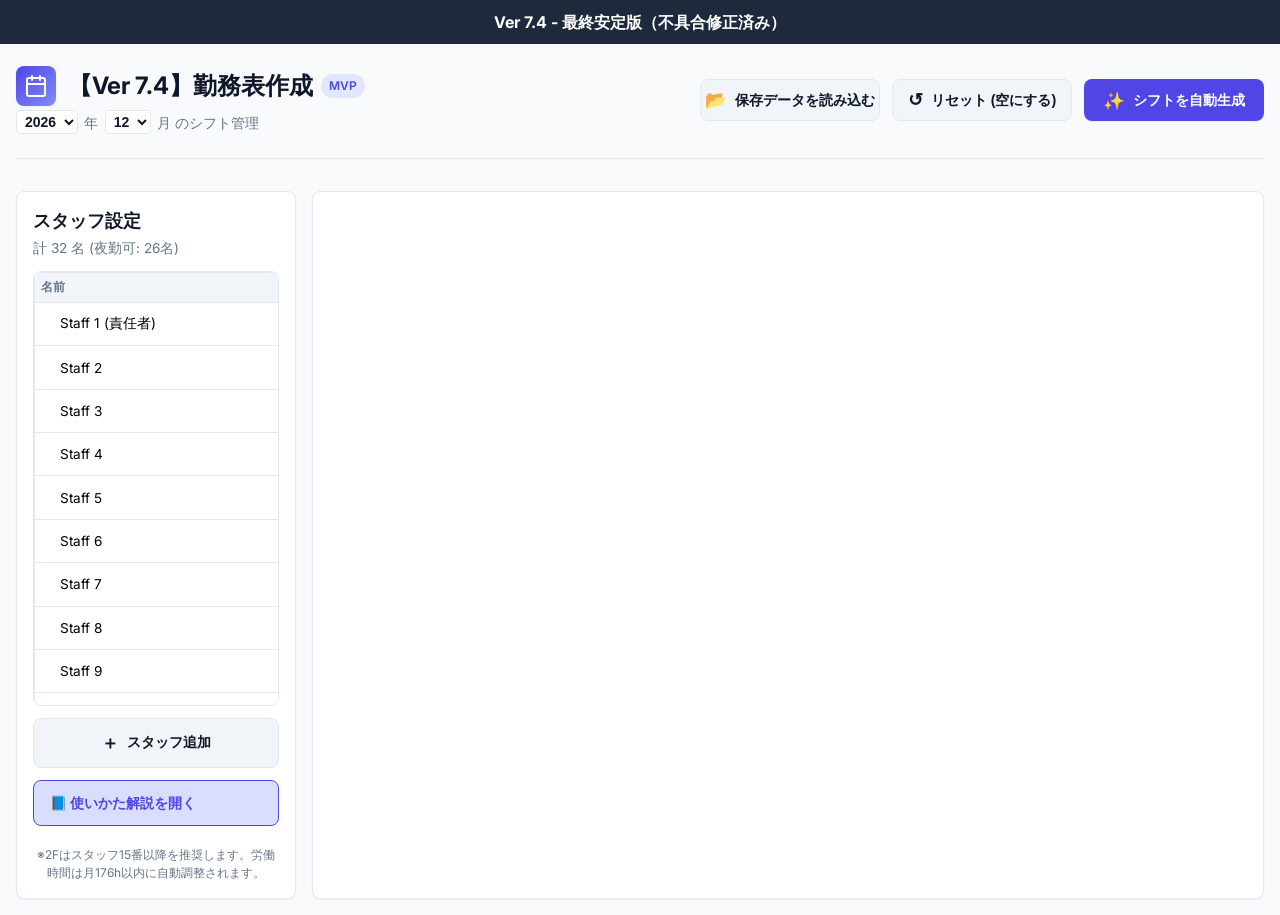
<file: index_v6.html>
<!DOCTYPE html>
<html lang="ja">

<head>
    <meta charset="UTF-8">
    <meta name="viewport" content="width=device-width, initial-scale=1.0">
    <title>【Ver 7.4】勤務表作成 MVP</title>
    <link rel="stylesheet" href="style_v6.css?v=7.4">
    <link rel="preconnect" href="https://fonts.googleapis.com">
    <link rel="preconnect" href="https://fonts.gstatic.com" crossorigin>
    <link href="https://fonts.googleapis.com/css2?family=Inter:wght@400;500;600;700&display=swap" rel="stylesheet">
</head>

<body>
    <div style="background: #1e293b; color: white; text-align: center; padding: 10px; font-weight: bold; position: fixed; top: 0; left: 0; width: 100%; z-index: 10000;"
        id="dev-check">
        Ver 7.4 - 最終安定版（不具合修正済み）
    </div>
    <div class="app-container" style="margin-top: 50px;">
        <header class="app-header">
            <div class="header-content">
                <div class="logo-area">
                    <div class="logo-icon">
                        <svg width="24" height="24" viewBox="0 0 24 24" fill="none" stroke="currentColor"
                            stroke-width="2" stroke-linecap="round" stroke-linejoin="round">
                            <rect x="3" y="4" width="18" height="18" rx="2" ry="2"></rect>
                            <line x1="16" y1="2" x2="16" y2="6"></line>
                            <line x1="8" y1="2" x2="8" y2="6"></line>
                            <line x1="3" y1="10" x2="21" y2="10"></line>
                        </svg>
                    </div>
                    <h1>【Ver 7.4】勤務表作成 <span class="badge">MVP</span></h1>
                </div>
                <p class="subtitle">
                    <select id="year-select" class="calendar-select"></select> 年
                    <select id="month-select" class="calendar-select"></select> 月
                    のシフト管理
                </p>
            </div>

            <div class="action-area">
                <button id="load-btn" class="btn-secondary" onclick="forceLoadV7()">
                    <span class="btn-icon">📂</span> 保存データを読み込む
                </button>
                <button id="reset-btn" class="btn-secondary" onclick="forceResetV7()">
                    <span class="btn-icon">↺</span> リセット (空にする)
                </button>
                <button id="generate-btn" class="btn-primary">
                    <span class="btn-icon">✨</span> シフトを自動生成
                </button>
                <button id="save-btn" class="btn-secondary hidden">
                    <span class="btn-icon">💾</span> 保存 (確定)
                </button>
                <button id="export-btn" class="btn-secondary hidden">
                    <span class="btn-icon">📥</span> Excel出力
                </button>
            </div>
        </header>

        <main class="app-layout">
            <aside class="staff-sidebar">
                <div class="sidebar-header">
                    <h2>スタッフ設定</h2>
                    <div class="staff-summary">
                        計 <span id="staff-total-count">0</span> 名 (夜勤可: <span id="staff-night-count">0</span>名)
                    </div>
                </div>

                <div class="staff-list-container">
                    <table class="staff-table">
                        <thead>
                            <tr>
                                <th>名前</th>
                                <th>階</th>
                                <th>夜勤</th>
                                <th>限定シフト</th>
                                <th>平日のみ</th>
                                <th>操作</th>
                            </tr>
                        </thead>
                        <tbody id="staff-tbody">
                            <!-- JS will inject rows here -->
                        </tbody>
                    </table>
                </div>

                <button id="add-staff-btn" class="btn-secondary">
                    <span class="btn-icon">＋</span> スタッフ追加
                </button>

                <details class="usage-guide">
                    <summary>📘 使いかた解説を開く</summary>
                    <div class="usage-content">
                        <div class="usage-step"><span class="step-badge">1</span>
                            まずは<strong>「リセット」</strong>で作成月（空の表）を準備します。</div>
                        <div class="usage-step"><span class="step-badge">2</span>
                            休みや勤務の希望を手動で選びます（<strong>赤い三角</strong>がつきます）。</div>
                        <div class="usage-step"><span class="step-badge">3</span>
                            <strong>「シフトを自動生成」</strong>でAIが残りの枠を埋めます。
                        </div>
                        <div class="usage-step"><span class="step-badge">4</span>
                            表のセルを<strong>ダブルクリック</strong>で固定/解除ができます。</div>
                        <div class="usage-step"><span class="step-badge">5</span>
                            完成したら<strong>「保存」</strong>をしてください。次回「読み込む」で再開できます。</div>
                    </div>
                </details>

                <p class="sidebar-note">※2Fはスタッフ15番以降を推奨します。労働時間は月176h以内に自動調整されます。</p>
            </aside>

            <section class="schedule-panel">
                <div id="loading" class="loading-state hidden">
                    <div class="spinner"></div>
                    <p>最適なシフトを計算中...</p>
                    <p class="loading-subtext">36協定（176時間以内）と夜勤明けのルールを順守して探索しています</p>
                </div>

                <div id="error-message" class="error-message hidden"></div>

                <div id="schedule-container" class="schedule-container hidden">
                    <div
                        style="font-size: 0.85rem; color: #64748b; margin-bottom: 0.5rem; display: flex; align-items: center; justify-content: space-between;">
                        <span>※ 空欄以外のセルを <strong>ダブルクリック（または右クリック）</strong> すると、シフトの <strong>固定化 / 解除</strong>
                            が切り替わります（固定時は赤い三角マークが付きます）。</span>
                    </div>
                    <table id="schedule-table">
                        <!-- JS content -->
                    </table>
                </div>
            </section>
        </main>
    </div>

    <script src="app_v6.js?v=6.1"></script>
</body>

</html>
</file>
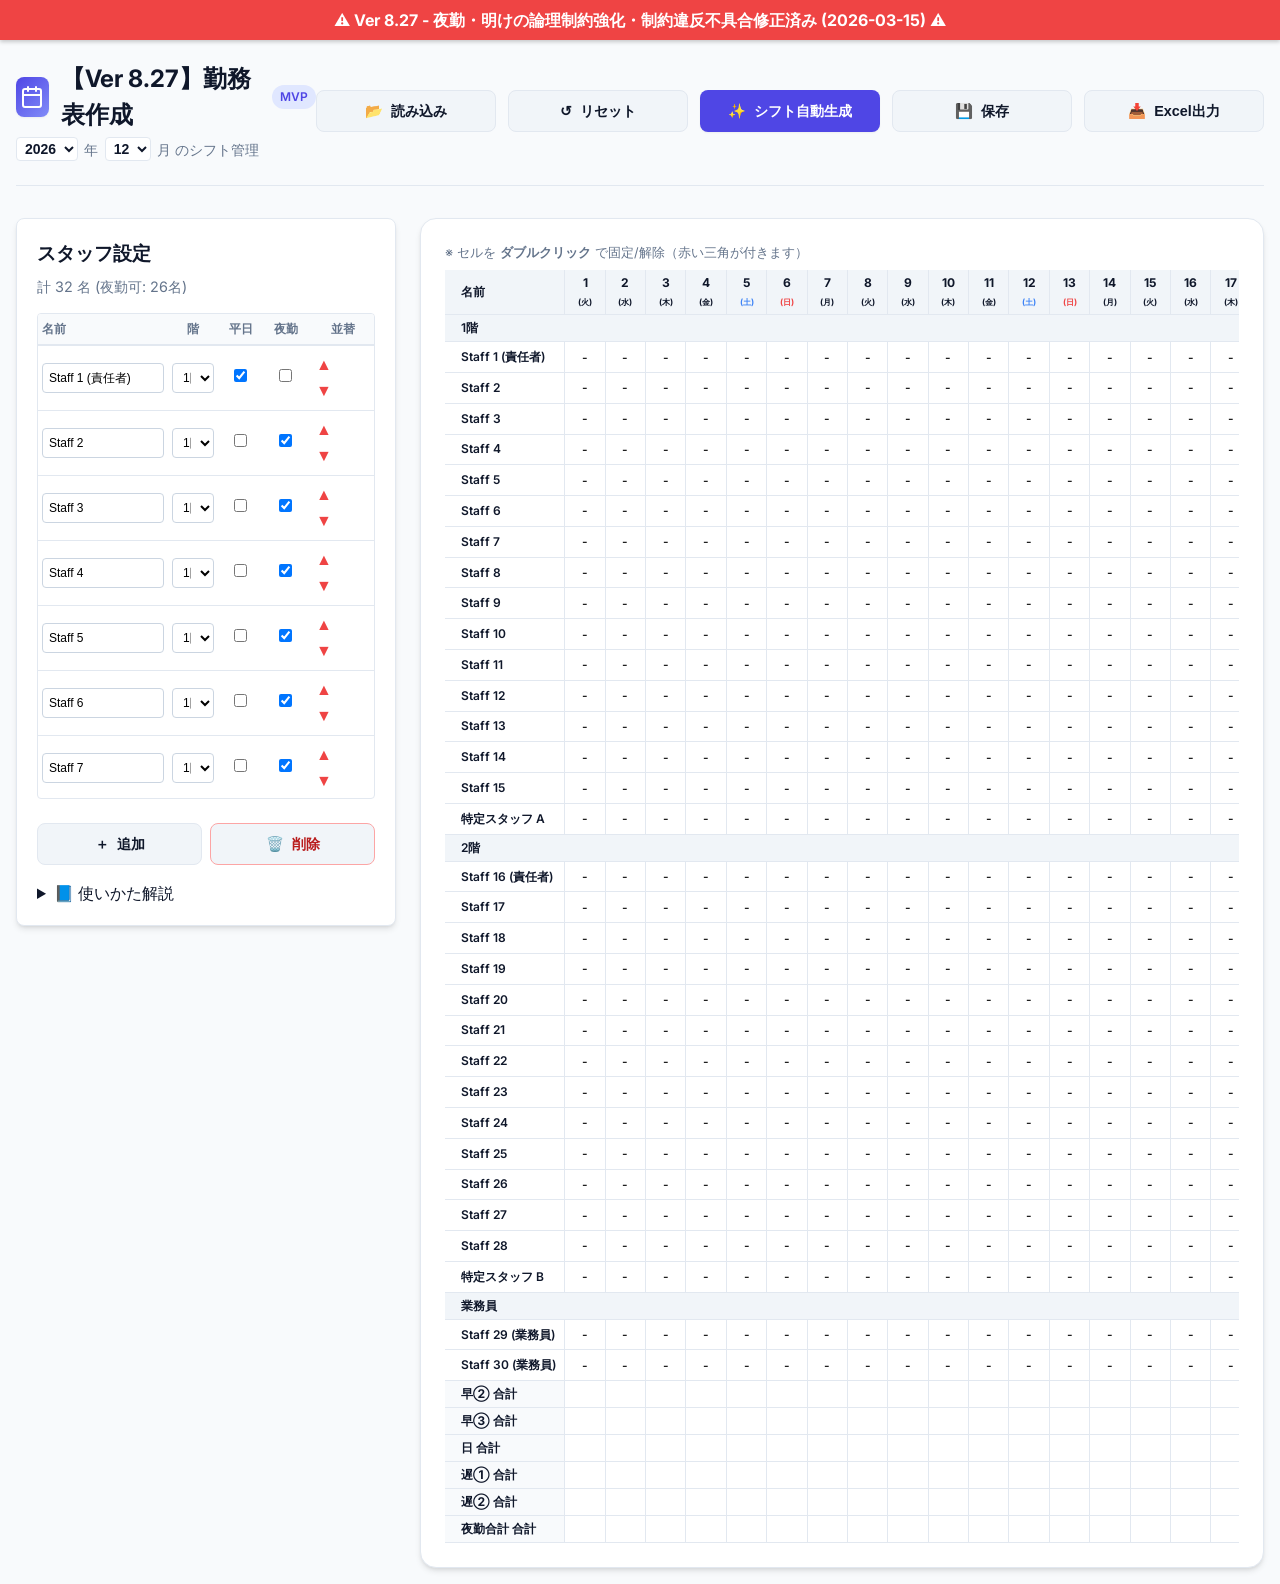
<file: static/index_v6.html>
<!DOCTYPE html>
<html lang="ja">

<head>
    <meta charset="UTF-8">
    <meta name="viewport" content="width=device-width, initial-scale=1.0">
    <title>【Ver 8.27】勤務表作成 MVP</title>
    <!-- CAREFUL: even though the file is index_v6.html, we load style_v8.css and app_v8.js -->
    <link rel="stylesheet" href="style_v8.css?v=8.27">
    <link rel="preconnect" href="https://fonts.googleapis.com">
    <link rel="preconnect" href="https://fonts.gstatic.com" crossorigin>
    <link href="https://fonts.googleapis.com/css2?family=Inter:wght@400;500;600;700&display=swap" rel="stylesheet">
</head>

<body>
    <!-- Persistent Version Banner to confirm update -->
    <div style="background: #ef4444; color: white; text-align: center; padding: 8px; font-weight: bold; position: fixed; top: 0; left: 0; width: 100%; z-index: 10000; box-shadow: 0 2px 4px rgba(0,0,0,0.2);"
        id="dev-check">
        ⚠️ Ver 8.27 - 夜勤・明けの論理制約強化・制約違反不具合修正済み (2026-03-15) ⚠️
    </div>

    <div class="app-container" style="margin-top: 45px;">
        <header class="app-header">
            <div class="header-content">
                <div class="logo-area">
                    <div class="logo-icon">
                        <svg width="24" height="24" viewBox="0 0 24 24" fill="none" stroke="currentColor"
                            stroke-width="2" stroke-linecap="round" stroke-linejoin="round">
                            <rect x="3" y="4" width="18" height="18" rx="2" ry="2"></rect>
                            <line x1="16" y1="2" x2="16" y2="6"></line>
                            <line x1="8" y1="2" x2="8" y2="6"></line>
                            <line x1="3" y1="10" x2="21" y2="10"></line>
                        </svg>
                    </div>
                    <h1>【Ver 8.27】勤務表作成 <span class="badge">MVP</span></h1>
                </div>
                <p class="subtitle">
                    <select id="year-select" class="calendar-select"></select> 年
                    <select id="month-select" class="calendar-select"></select> 月
                    のシフト管理
                </p>
            </div>

            <div class="action-area">
                <button id="load-btn" class="btn-secondary" onclick="forceLoadV7()">
                    <span class="btn-icon">📂</span> 読み込み
                </button>
                <button id="reset-btn" class="btn-secondary">
                    <span class="btn-icon">↺</span> リセット
                </button>
                <button id="generate-btn" class="btn-primary">
                    <span class="btn-icon">✨</span> シフト自動生成
                </button>
                <button id="save-btn" class="btn-secondary hidden">
                    <span class="btn-icon">💾</span> 保存
                </button>
                <button id="export-btn" class="btn-secondary hidden">
                    <span class="btn-icon">📥</span> Excel出力
                </button>
            </div>
        </header>

        <main class="app-layout">
            <aside class="staff-sidebar">
                <div class="sidebar-header">
                    <h2>スタッフ設定</h2>
                    <div class="staff-summary">
                        計 <span id="staff-total-count">0</span> 名 (夜勤可: <span id="staff-night-count">0</span>名)
                    </div>
                </div>

                <div class="staff-list-container">
                    <table class="staff-table">
                        <thead>
                            <tr>
                                <th>名前</th>
                                <th>階</th>
                                <th>平日</th>
                                <th>夜勤</th>
                                <th>並替</th>
                            </tr>
                        </thead>
                        <tbody id="staff-tbody">
                            <!-- JS content -->
                        </tbody>
                    </table>
                </div>

                <div class="staff-actions-row" style="display: flex; gap: 0.5rem; margin-top: 0.5rem;">
                    <button id="add-staff-btn" class="btn-secondary" style="flex: 1;">
                        <span class="btn-icon">＋</span> 追加
                    </button>
                    <button id="delete-staff-btn" class="btn-secondary" style="flex: 1; border-color: #fca5a5; color: #b91c1c;">
                        <span class="btn-icon">🗑️</span> 削除
                    </button>
                </div>

                <details class="usage-guide">
                    <summary>📘 使いかた解説</summary>
                    <div class="usage-content">
                        <div class="usage-step">①リセット ②スタッフ調整 ③自動生成 ④保存</div>
                    </div>
                </details>
            </aside>

            <section class="schedule-panel">
                <div id="loading" class="loading-state hidden">
                    <div class="spinner"></div>
                    <p>最適なシフトを計算中...</p>
                </div>

                <div id="error-message" class="error-message hidden"></div>

                <div id="schedule-container" class="schedule-container hidden">
                    <div style="font-size: 0.8rem; color: #64748b; margin-bottom: 0.5rem;">
                        ※ セルを <strong>ダブルクリック</strong> で固定/解除（赤い三角が付きます）
                    </div>
                    <table id="schedule-table">
                        <!-- JS content -->
                    </table>
                </div>
            </section>
        </main>
    </div>

    <!-- ALWAYS POINT TO v8 JS AND CSS FILES! -->
    <script src="app_v8.js?v=8.27"></script>
</body>

</html>
</file>
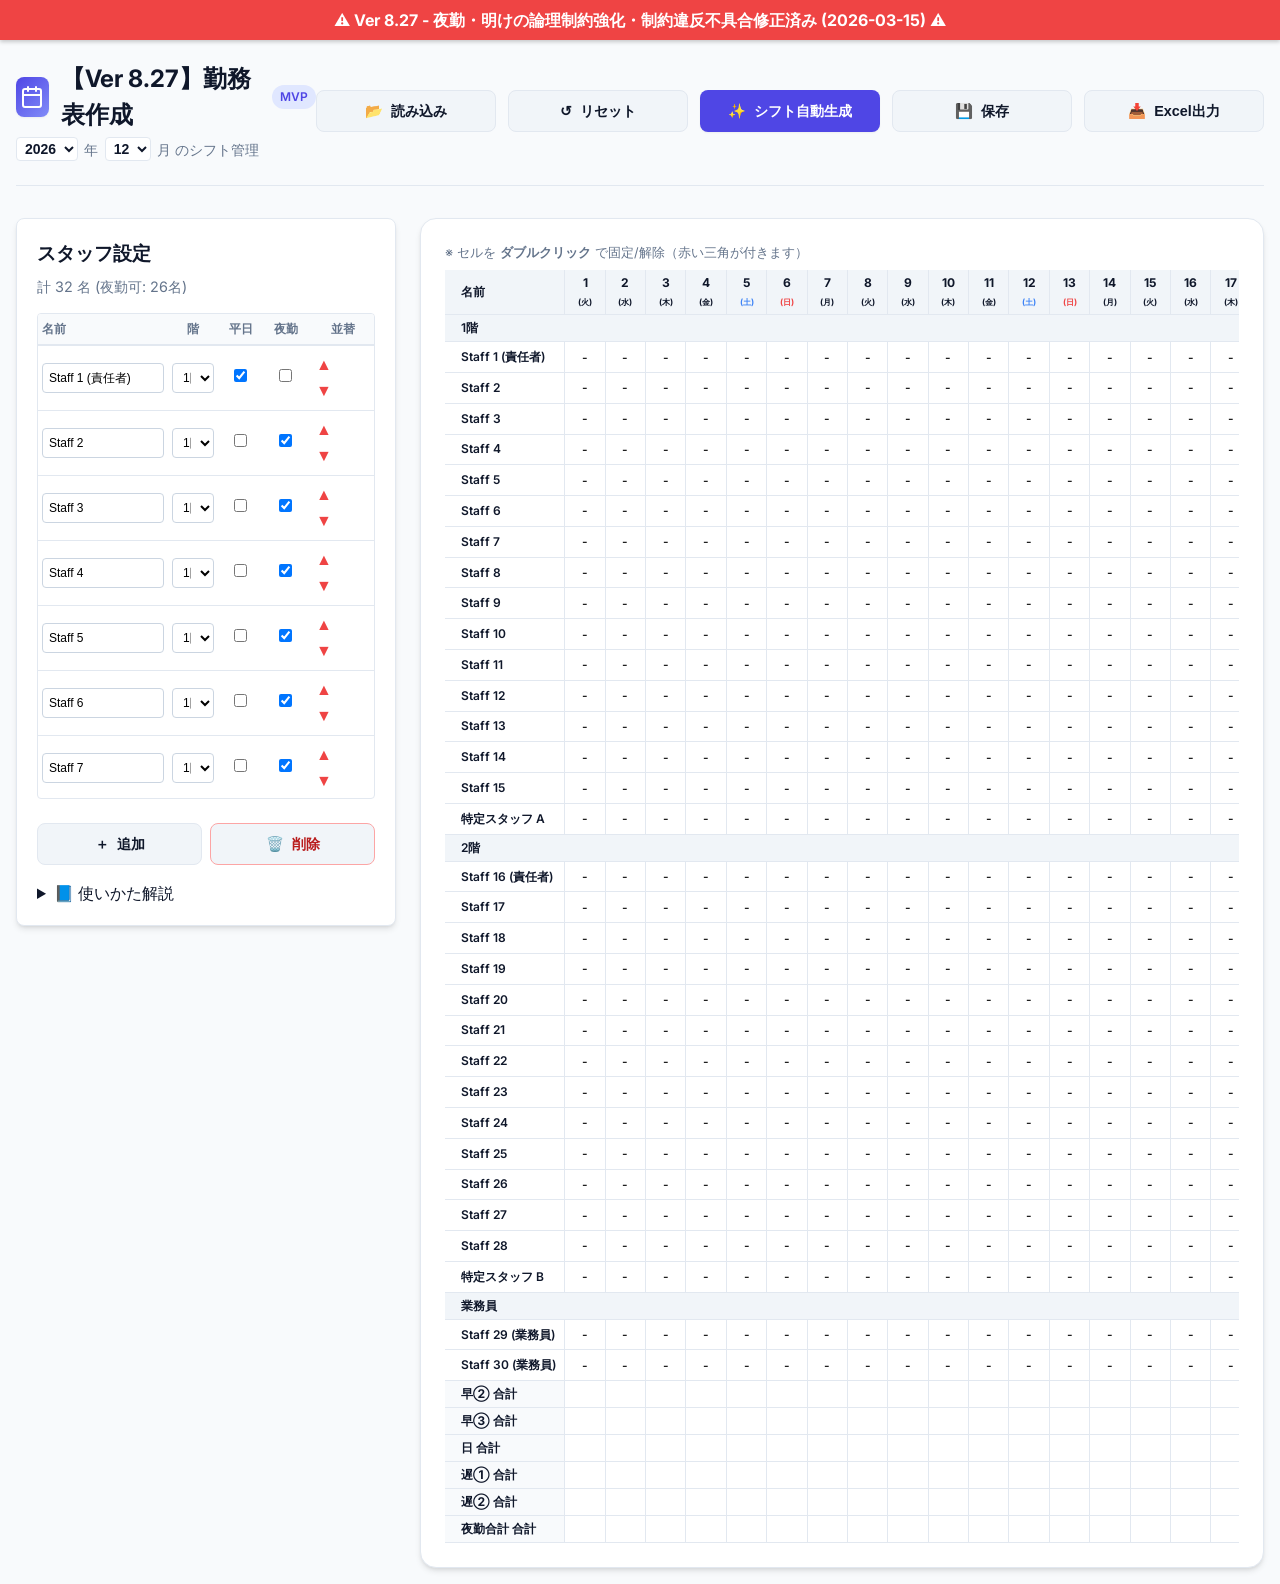
<file: static/index_v8.html>
<!DOCTYPE html>
<html lang="ja">

<head>
    <meta charset="UTF-8">
    <meta name="viewport" content="width=device-width, initial-scale=1.0">
    <title>【Ver 8.27】勤務表作成 MVP</title>
    <!-- CAREFUL: even though the file is index_v6.html, we load style_v8.css and app_v8.js -->
    <link rel="stylesheet" href="style_v8.css?v=8.27">
    <link rel="preconnect" href="https://fonts.googleapis.com">
    <link rel="preconnect" href="https://fonts.gstatic.com" crossorigin>
    <link href="https://fonts.googleapis.com/css2?family=Inter:wght@400;500;600;700&display=swap" rel="stylesheet">
</head>

<body>
    <!-- Persistent Version Banner to confirm update -->
    <div style="background: #ef4444; color: white; text-align: center; padding: 8px; font-weight: bold; position: fixed; top: 0; left: 0; width: 100%; z-index: 10000; box-shadow: 0 2px 4px rgba(0,0,0,0.2);"
        id="dev-check">
        ⚠️ Ver 8.27 - 夜勤・明けの論理制約強化・制約違反不具合修正済み (2026-03-15) ⚠️
    </div>

    <div class="app-container" style="margin-top: 45px;">
        <header class="app-header">
            <div class="header-content">
                <div class="logo-area">
                    <div class="logo-icon">
                        <svg width="24" height="24" viewBox="0 0 24 24" fill="none" stroke="currentColor"
                            stroke-width="2" stroke-linecap="round" stroke-linejoin="round">
                            <rect x="3" y="4" width="18" height="18" rx="2" ry="2"></rect>
                            <line x1="16" y1="2" x2="16" y2="6"></line>
                            <line x1="8" y1="2" x2="8" y2="6"></line>
                            <line x1="3" y1="10" x2="21" y2="10"></line>
                        </svg>
                    </div>
                    <h1>【Ver 8.27】勤務表作成 <span class="badge">MVP</span></h1>
                </div>
                <p class="subtitle">
                    <select id="year-select" class="calendar-select"></select> 年
                    <select id="month-select" class="calendar-select"></select> 月
                    のシフト管理
                </p>
            </div>

            <div class="action-area">
                <button id="load-btn" class="btn-secondary" onclick="forceLoadV7()">
                    <span class="btn-icon">📂</span> 読み込み
                </button>
                <button id="reset-btn" class="btn-secondary">
                    <span class="btn-icon">↺</span> リセット
                </button>
                <button id="generate-btn" class="btn-primary">
                    <span class="btn-icon">✨</span> シフト自動生成
                </button>
                <button id="save-btn" class="btn-secondary hidden">
                    <span class="btn-icon">💾</span> 保存
                </button>
                <button id="export-btn" class="btn-secondary hidden">
                    <span class="btn-icon">📥</span> Excel出力
                </button>
            </div>
        </header>

        <main class="app-layout">
            <aside class="staff-sidebar">
                <div class="sidebar-header">
                    <h2>スタッフ設定</h2>
                    <div class="staff-summary">
                        計 <span id="staff-total-count">0</span> 名 (夜勤可: <span id="staff-night-count">0</span>名)
                    </div>
                </div>

                <div class="staff-list-container">
                    <table class="staff-table">
                        <thead>
                            <tr>
                                <th>名前</th>
                                <th>階</th>
                                <th>平日</th>
                                <th>夜勤</th>
                                <th>並替</th>
                            </tr>
                        </thead>
                        <tbody id="staff-tbody">
                            <!-- JS content -->
                        </tbody>
                    </table>
                </div>

                <div class="staff-actions-row" style="display: flex; gap: 0.5rem; margin-top: 0.5rem;">
                    <button id="add-staff-btn" class="btn-secondary" style="flex: 1;">
                        <span class="btn-icon">＋</span> 追加
                    </button>
                    <button id="delete-staff-btn" class="btn-secondary" style="flex: 1; border-color: #fca5a5; color: #b91c1c;">
                        <span class="btn-icon">🗑️</span> 削除
                    </button>
                </div>

                <details class="usage-guide">
                    <summary>📘 使いかた解説</summary>
                    <div class="usage-content">
                        <div class="usage-step">①リセット ②スタッフ調整 ③自動生成 ④保存</div>
                    </div>
                </details>
            </aside>

            <section class="schedule-panel">
                <div id="loading" class="loading-state hidden">
                    <div class="spinner"></div>
                    <p>最適なシフトを計算中...</p>
                </div>

                <div id="error-message" class="error-message hidden"></div>

                <div id="schedule-container" class="schedule-container hidden">
                    <div style="font-size: 0.8rem; color: #64748b; margin-bottom: 0.5rem;">
                        ※ セルを <strong>ダブルクリック</strong> で固定/解除（赤い三角が付きます）
                    </div>
                    <table id="schedule-table">
                        <!-- JS content -->
                    </table>
                </div>
            </section>
        </main>
    </div>

    <!-- ALWAYS POINT TO v8 JS AND CSS FILES! -->
    <script src="app_v8.js?v=8.27"></script>
</body>

</html>
</file>
<file: style_v6.css>
:root {
    /* Color Palette - Premium Modern */
    --primary: #4f46e5;
    --primary-hover: #4338ca;
    --primary-light: #e0e7ff;

    --bg-color: #f8fafc;
    --surface: #ffffff;
    --surface-hover: #f1f5f9;

    --text-main: #0f172a;
    --text-muted: #64748b;

    --border: #e2e8f0;

    /* Shift Colors - Updated for V8 */
    --shift-off: #fff1f2;
    /* 休 - Light Rose/Pink */
    --shift-morning2: #f1f5f9;
    /* 早② - Gray 1 */
    --shift-morning3: #e2e8f0;
    /* 早③ - Gray 2 */
    --shift-day: #cbd5e1;
    /* 日 - Gray 3 */
    --shift-late1: #cbd5e1;
    /* 遅① - Gray 3.5 */
    --shift-late2: #94a3b8;
    /* 遅② - Gray 4 */
    --shift-night1: #a855f7;
    /* 夜① - Purple 1 */
    --shift-night2: #7e22ce;
    /* 夜② - Purple 2 */
    --shift-night-light: #f3e8ff;
    /* 明け - Light Purple */

    /* Manual Only Shifts */
    --shift-sick: #f43f5e;
    /* 病休 - Bright Pinkish Red */
    --shift-absent: #475569;
    /* 欠勤 - Slate Gray (darker) */

    --shift-text-off: #9f1239;
    --shift-text-morning2: #1e293b;
    --shift-text-morning3: #1e293b;
    --shift-text-day: #0f172a;
    --shift-text-late1: #1e293b;
    --shift-text-late2: #ffffff;
    --shift-text-night1: #ffffff;
    --shift-text-night2: #ffffff;
    --shift-text-ake: #6b21a8;
    --shift-text-sick: #ffffff;
    --shift-text-absent: #ffffff;

    --radius-lg: 16px;
    --radius-md: 8px;
    --radius-sm: 4px;

    --shadow-sm: 0 1px 2px 0 rgb(0 0 0 / 0.05);
    --shadow-md: 0 4px 6px -1px rgb(0 0 0 / 0.1), 0 2px 4px -2px rgb(0 0 0 / 0.1);
    --shadow-lg: 0 10px 15px -3px rgb(0 0 0 / 0.1), 0 4px 6px -4px rgb(0 0 0 / 0.1);
}

* {
    box-sizing: border-box;
    margin: 0;
    padding: 0;
}

body {
    font-family: 'Inter', -apple-system, BlinkMacSystemFont, "Segoe UI", Roboto, Helvetica, Arial, sans-serif;
    background-color: var(--bg-color);
    color: var(--text-main);
    line-height: 1.5;
    -webkit-font-smoothing: antialiased;
}

.app-container {
    max-width: 100%;
    margin: 0;
    padding: 1rem;
}

/* --- Header Styles --- */
.app-header {
    display: flex;
    justify-content: space-between;
    align-items: center;
    margin-bottom: 2rem;
    padding-bottom: 1.5rem;
    border-bottom: 1px solid var(--border);
}

.logo-area {
    display: flex;
    align-items: center;
    gap: 0.75rem;
}

.logo-icon {
    width: 40px;
    height: 40px;
    background: linear-gradient(135deg, var(--primary), #818cf8);
    color: white;
    border-radius: var(--radius-md);
    display: flex;
    align-items: center;
    justify-content: center;
    box-shadow: var(--shadow-sm);
}

h1 {
    font-size: 1.5rem;
    font-weight: 700;
    color: var(--text-main);
    display: flex;
    align-items: center;
    gap: 0.5rem;
}

.badge {
    font-size: 0.75rem;
    background-color: var(--primary-light);
    color: var(--primary);
    padding: 0.2rem 0.5rem;
    border-radius: 99px;
    font-weight: 600;
    vertical-align: middle;
}

.subtitle {
    color: var(--text-muted);
    font-size: 0.875rem;
    margin-top: 0.25rem;
    display: flex;
    align-items: center;
    gap: 0.4rem;
}

.calendar-select {
    padding: 2px 4px;
    border: 1px solid var(--border);
    border-radius: var(--radius-sm);
    background: var(--surface);
    color: var(--text-main);
    font-size: 0.875rem;
    font-weight: 600;
}

/* --- Button Styles --- */
.action-area {
    display: flex;
    gap: 0.75rem;
    align-items: center;
}

.btn-primary {
    background-color: var(--primary);
    color: white;
    border: none;
    height: 42px;
    width: 180px;
    border-radius: var(--radius-md);
    font-size: 0.9rem;
    font-weight: 600;
    cursor: pointer;
    transition: all 0.2s ease;
    display: inline-flex;
    align-items: center;
    justify-content: center;
    gap: 0.5rem;
    box-shadow: var(--shadow-sm);
    font-family: inherit;
    white-space: nowrap;
    overflow: hidden;
    flex-shrink: 0;
}

.btn-primary:hover:not(:disabled) {
    background-color: var(--primary-hover);
    transform: translateY(-1px);
    box-shadow: var(--shadow-md);
}

.btn-primary:active:not(:disabled) {
    transform: translateY(0);
}

.btn-primary:disabled {
    opacity: 0.7;
    cursor: not-allowed;
}

.btn-icon {
    font-size: 1.1rem;
}

/* Editable Shift Selector */
.shift-select {
    appearance: none;
    background: transparent;
    border: 1px solid transparent;
    border-radius: var(--radius-sm);
    font-family: inherit;
    font-weight: 500;
    font-size: 0.75rem;
    padding: 0.15rem 0.05rem;
    cursor: pointer;
    text-align: center;
    width: 100%;
    min-width: 32px;
}

.shift-select:hover {
    border-color: rgba(0, 0, 0, 0.1);
    box-shadow: 0 2px 4px rgba(0, 0, 0, 0.05);
}

.shift-select:focus {
    outline: none;
    border-color: var(--primary);
    box-shadow: 0 0 0 2px var(--primary-light);
}

/* Select coloring mapped to the same variables */
.shift-select.val-休 {
    background-color: var(--shift-off);
    color: var(--shift-text-off);
}

.shift-select.val-早② {
    background-color: var(--shift-morning2);
    color: var(--shift-text-morning2);
}

.shift-select.val-早③ {
    background-color: var(--shift-morning3);
    color: var(--shift-text-morning3);
}

.shift-select.val-日 {
    background-color: var(--shift-day);
    color: var(--shift-text-day);
}

.shift-select.val-遅① {
    background-color: var(--shift-late1);
    color: var(--shift-text-late1);
}

.shift-select.val-遅② {
    background-color: var(--shift-late2);
    color: var(--shift-text-late2);
}

.shift-select.val-夜① {
    background-color: var(--shift-night1);
    color: var(--shift-text-night1);
}

.shift-select.val-夜② {
    background-color: var(--shift-night2);
    color: var(--shift-text-night2);
}

.shift-select.val-明け {
    background-color: var(--shift-night-light);
    color: var(--shift-text-ake);
}

.shift-select.val-病休 {
    background-color: var(--shift-sick);
    color: var(--shift-text-sick);
}

.shift-select.val-欠勤 {
    background-color: var(--shift-absent);
    color: var(--shift-text-absent);
}

/* --- Layout --- */
.app-layout {
    display: grid;
    grid-template-columns: 280px 1fr;
    gap: 1rem;
    align-items: start;
}

/* --- Sidebar (Staff Management) --- */
.staff-sidebar {
    background: var(--surface);
    border-radius: var(--radius-md);
    box-shadow: var(--shadow-sm);
    border: 1px solid var(--border);
    padding: 1rem;
    display: flex;
    flex-direction: column;
    gap: 0.75rem;
    height: calc(100vh - 12rem);
    min-height: 500px;
    position: sticky;
    top: 1rem;
}

.sidebar-header h2 {
    font-size: 1.1rem;
    font-weight: 600;
    margin-bottom: 0.25rem;
}

.staff-summary {
    font-size: 0.85rem;
    color: var(--text-muted);
}

.staff-list-container {
    flex: 1;
    overflow-y: auto;
    border: 1px solid var(--border);
    border-radius: var(--radius-md);
    background: var(--surface);

    /* Scrollbar */
    &::-webkit-scrollbar {
        width: 6px;
    }

    &::-webkit-scrollbar-track {
        background: transparent;
    }

    &::-webkit-scrollbar-thumb {
        background: #cbd5e1;
        border-radius: 4px;
    }
}

.staff-table {
    width: 100%;
    border-collapse: collapse;
}

.staff-table th,
.staff-table td {
    padding: 0.35rem;
    font-size: 0.75rem;
    text-align: left;
    border-bottom: 1px solid var(--border);
}

.staff-table th {
    background: var(--surface-hover);
    position: sticky;
    top: 0;
    z-index: 10;
    color: var(--text-muted);
    font-weight: 600;
}

.staff-input {
    width: 100%;
    padding: 0.35rem 0.5rem;
    border: 1px solid transparent;
    border-radius: var(--radius-sm);
    font-family: inherit;
    font-size: 0.85rem;
    background: transparent;
    transition: all 0.2s;
}

.staff-input:hover {
    border-color: var(--border);
    background: var(--surface-hover);
}

.staff-input:focus {
    outline: none;
    border-color: var(--primary);
    background: var(--surface);
    box-shadow: 0 0 0 2px var(--primary-light);
}

.btn-secondary {
    background-color: var(--surface-hover);
    color: var(--text-main);
    border: 1px solid var(--border);
    height: 42px;
    width: 180px;
    border-radius: var(--radius-md);
    font-size: 0.9rem;
    font-weight: 600;
    cursor: pointer;
    transition: all 0.2s ease;
    display: inline-flex;
    align-items: center;
    justify-content: center;
    gap: 0.5rem;
    white-space: nowrap;
    overflow: hidden;
    flex-shrink: 0;
}

.staff-sidebar .btn-secondary {
    width: 100%;
    height: auto;
    padding: 0.75rem 1rem;
    display: flex;
    flex-shrink: 1;
}

.btn-secondary:hover {
    background-color: #e2e8f0;
}

.btn-text {
    background: none;
    border: none;
    color: #ef4444;
    cursor: pointer;
    font-size: 1rem;
    padding: 0.25rem;
    border-radius: 4px;
    display: flex;
    align-items: center;
    justify-content: center;
}

.btn-text:hover {
    background: #fee2e2;
}

.sidebar-note {
    font-size: 0.75rem;
    color: var(--text-muted);
    text-align: center;
    margin-top: 0.5rem;
}

/* --- Usage Guide --- */
.usage-guide {
    margin-top: auto;
    background: var(--primary-light);
    border-radius: var(--radius-md);
    padding: 0;
    border: 1px solid var(--primary);
    overflow: hidden;
    transition: all 0.3s ease;
}

.usage-guide summary {
    padding: 0.75rem 1rem;
    font-size: 0.85rem;
    font-weight: 700;
    color: var(--primary);
    cursor: pointer;
    list-style: none;
    display: flex;
    align-items: center;
    gap: 0.5rem;
    background: rgba(79, 70, 229, 0.05);
}

.usage-guide summary::-webkit-details-marker {
    display: none;
}

.usage-guide[open] summary {
    border-bottom: 1px solid var(--primary);
}

.usage-content {
    padding: 1rem;
}

.usage-step {
    font-size: 0.8rem;
    margin-bottom: 0.6rem;
    color: var(--text-main);
    line-height: 1.4;
}

.usage-step strong {
    color: var(--primary);
    font-weight: 700;
}

.usage-step:last-child {
    margin-bottom: 0;
}

.step-badge {
    display: inline-block;
    background: var(--primary);
    color: white;
    font-size: 0.7rem;
    padding: 1px 6px;
    border-radius: 4px;
    font-weight: 700;
    margin-right: 4px;
}

/* --- Schedule Panel --- */
.schedule-panel {
    background: var(--surface);
    border-radius: var(--radius-md);
    box-shadow: var(--shadow-sm);
    border: 1px solid var(--border);
    padding: 1rem;
    min-height: calc(100vh - 12rem);
    position: relative;
    overflow: hidden;
    display: flex;
    flex-direction: column;
}

/* --- Loading State --- */
.loading-state {
    display: flex;
    flex-direction: column;
    align-items: center;
    justify-content: center;
    flex: 1;
    min-height: 400px;
    color: var(--text-main);
    font-weight: 500;
}

.loading-subtext {
    font-size: 0.875rem;
    color: var(--text-muted);
    margin-top: 0.5rem;
}

.spinner {
    width: 40px;
    height: 40px;
    border: 3px solid var(--primary-light);
    border-top-color: var(--primary);
    border-radius: 50%;
    animation: spin 1s linear infinite;
    margin-bottom: 1rem;
}

@keyframes spin {
    to {
        transform: rotate(360deg);
    }
}

/* --- Error Message --- */
.error-message {
    background-color: #fef2f2;
    color: #b91c1c;
    padding: 1rem;
    border-radius: var(--radius-md);
    border: 1px solid #fecaca;
    margin-bottom: 1rem;
}

/* --- Schedule Table --- */
.schedule-container {
    overflow-x: auto;

    /* Soft scrollbar for webkit */
    &::-webkit-scrollbar {
        height: 8px;
    }

    &::-webkit-scrollbar-track {
        background: #f1f1f1;
        border-radius: 4px;
    }

    &::-webkit-scrollbar-thumb {
        background: #cbd5e1;
        border-radius: 4px;
    }

    &::-webkit-scrollbar-thumb:hover {
        background: #94a3b8;
    }
}

table {
    width: 100%;
    border-collapse: separate;
    border-spacing: 0;
    min-width: 1600px;
}

th,
td {
    padding: 0.25rem 0.15rem;
    text-align: center;
    border-bottom: 1px solid var(--border);
    border-right: 1px solid var(--border);
    font-size: 0.75rem;
    position: relative;
    /* For the fixed cell triangle */
}

td.fixed-cell::after {
    content: '';
    position: absolute;
    top: 0;
    left: 0;
    border-width: 10px 10px 0 0;
    border-style: solid;
    border-color: #ef4444 transparent transparent transparent;
    /* Red triangle in top left */
    pointer-events: none;
    /* So it doesn't block clicks */
}

th:first-child,
td:first-child {
    border-left: 1px solid var(--border);
}

th {
    background-color: var(--surface-hover);
    font-weight: 600;
    color: var(--text-muted);
    border-top: 1px solid var(--border);
    position: sticky;
    top: 0;
}

th.sat {
    color: #2563eb;
    /* Blue for Saturday */
    background-color: #eff6ff;
}

th.sun {
    color: #dc2626;
    /* Red for Sunday */
    background-color: #fef2f2;
}

th:first-child {
    border-top-left-radius: var(--radius-md);
    position: sticky;
    left: 0;
    background-color: var(--surface-hover);
    z-index: 10;
}

th:last-child {
    border-top-right-radius: var(--radius-md);
}

td:first-child {
    font-weight: 600;
    color: var(--text-main);
    text-align: left;
    padding-left: 1rem;
    position: sticky;
    left: 0;
    background-color: var(--surface);
    z-index: 5;
}

/* Bottom borders for last row */
tr:last-child td {
    border-bottom: 1px solid var(--border);
}

tr:last-child td:first-child {
    border-bottom-left-radius: var(--radius-md);
}

tr:last-child td:last-child {
    border-bottom-right-radius: var(--radius-md);
}

/* --- Summary Footer --- */
.summary-row td {
    background-color: #f1f5f9;
    border-top: 2px solid var(--border);
}

.summary-cell {
    font-weight: 600;
    color: var(--text-main);
    background-color: #fff;
}

.summary-row:first-child td {
    border-top: 2px solid #94a3b8;
}

/* --- Utility Classes --- */
.hidden {
    display: none !important;
}

/* --- Animations --- */
.fade-in {
    animation: fadeIn 0.4s ease-in-out forwards;
}

@keyframes fadeIn {
    from {
        opacity: 0;
        transform: translateY(10px);
    }

    to {
        opacity: 1;
        transform: translateY(0);
    }
}

/* --- MVP Dashboard Info --- */
.dashboard {
    display: grid;
    grid-template-columns: repeat(auto-fit, minmax(200px, 1fr));
    gap: 1rem;
    margin-top: 2rem;
    padding-top: 2rem;
    border-top: 1px solid var(--border);
}

.card {
    background: var(--surface-hover);
    padding: 1.5rem;
    border-radius: var(--radius-md);
    border: 1px solid var(--border);
}

.card h3 {
    font-size: 0.875rem;
    color: var(--text-muted);
    font-weight: 600;
    margin-bottom: 0.5rem;
}

.stat-value {
    font-size: 1.5rem;
    font-weight: 700;
    color: var(--text-main);
    display: block;
}

.stat-label {
    font-size: 0.75rem;
    color: var(--text-muted);
}
</file>
<file: static/style_v8.css>
:root {
    /* Color Palette - Premium Modern */
    --primary: #4f46e5;
    --primary-hover: #4338ca;
    --primary-light: #e0e7ff;

    --bg-color: #f8fafc;
    --surface: #ffffff;
    --surface-hover: #f1f5f9;

    --text-main: #0f172a;
    --text-muted: #64748b;

    --border: #e2e8f0;

    /* Shift Colors */
    --shift-off: #fff1f2;
    --shift-morning2: #f1f5f9;
    --shift-morning3: #e2e8f0;
    --shift-day: #cbd5e1;
    --shift-late1: #cbd5e1;
    --shift-late2: #94a3b8;
    --shift-night1: #a855f7;
    --shift-night2: #7e22ce;
    --shift-night-light: #f3e8ff;

    /* Manual Only Shifts */
    --shift-sick: #f43f5e;
    --shift-absent: #475569;

    --shift-text-off: #9f1239;
    --shift-text-morning2: #1e293b;
    --shift-text-morning3: #1e293b;
    --shift-text-day: #0f172a;
    --shift-text-late1: #1e293b;
    --shift-text-late2: #ffffff;
    --shift-text-night1: #ffffff;
    --shift-text-night2: #ffffff;
    --shift-text-ake: #6b21a8;
    --shift-text-sick: #ffffff;
    --shift-text-absent: #ffffff;

    --radius-lg: 16px;
    --radius-md: 8px;
    --radius-sm: 4px;

    --shadow-sm: 0 1px 2px 0 rgb(0 0 0 / 0.05);
    --shadow-md: 0 4px 6px -1px rgb(0 0 0 / 0.1), 0 2px 4px -2px rgb(0 0 0 / 0.1);
    --shadow-lg: 0 10px 15px -3px rgb(0 0 0 / 0.1), 0 4px 6px -4px rgb(0 0 0 / 0.1);
}

* {
    box-sizing: border-box;
    margin: 0;
    padding: 0;
}

body {
    font-family: 'Inter', -apple-system, BlinkMacSystemFont, "Segoe UI", Roboto, Helvetica, Arial, sans-serif;
    background-color: var(--bg-color);
    color: var(--text-main);
    line-height: 1.5;
    -webkit-font-smoothing: antialiased;
}

.app-container {
    max-width: 100%;
    margin: 0;
    padding: 1rem;
}

/* --- Header Styles --- */
.app-header {
    display: flex;
    justify-content: space-between;
    align-items: center;
    margin-bottom: 2rem;
    padding-bottom: 1.5rem;
    border-bottom: 1px solid var(--border);
}

.logo-area {
    display: flex;
    align-items: center;
    gap: 0.75rem;
}

.logo-icon {
    width: 40px;
    height: 40px;
    background: linear-gradient(135deg, var(--primary), #818cf8);
    color: white;
    border-radius: var(--radius-md);
    display: flex;
    align-items: center;
    justify-content: center;
    box-shadow: var(--shadow-sm);
}

h1 {
    font-size: 1.5rem;
    font-weight: 700;
    color: var(--text-main);
    display: flex;
    align-items: center;
    gap: 0.5rem;
}

.badge {
    font-size: 0.75rem;
    background-color: var(--primary-light);
    color: var(--primary);
    padding: 0.2rem 0.5rem;
    border-radius: 99px;
    font-weight: 600;
    vertical-align: middle;
}

.subtitle {
    color: var(--text-muted);
    font-size: 0.875rem;
    margin-top: 0.25rem;
    display: flex;
    align-items: center;
    gap: 0.4rem;
}

.calendar-select {
    padding: 2px 4px;
    border: 1px solid var(--border);
    border-radius: var(--radius-sm);
    background: var(--surface);
    color: var(--text-main);
    font-size: 0.875rem;
    font-weight: 600;
}

/* --- Button Styles --- */
.action-area {
    display: flex;
    gap: 0.75rem;
    align-items: center;
}

.btn-primary {
    background-color: var(--primary);
    color: white;
    border: none;
    height: 42px;
    width: 180px;
    border-radius: var(--radius-md);
    font-size: 0.9rem;
    font-weight: 600;
    cursor: pointer;
    transition: all 0.2s ease;
    display: inline-flex;
    align-items: center;
    justify-content: center;
    gap: 0.5rem;
    box-shadow: var(--shadow-sm);
    font-family: inherit;
    white-space: nowrap;
    overflow: hidden;
    flex-shrink: 0;
}

.btn-primary:hover:not(:disabled) {
    background-color: var(--primary-hover);
    transform: translateY(-1px);
    box-shadow: var(--shadow-md);
}

.btn-primary:disabled { opacity: 0.7; cursor: not-allowed; }

.btn-secondary {
    background-color: var(--surface-hover);
    color: var(--text-main);
    border: 1px solid var(--border);
    height: 42px;
    width: 180px;
    border-radius: var(--radius-md);
    font-size: 0.9rem;
    font-weight: 600;
    cursor: pointer;
    transition: all 0.2s ease;
    display: inline-flex;
    align-items: center;
    justify-content: center;
    gap: 0.5rem;
    white-space: nowrap;
    overflow: hidden;
    flex-shrink: 0;
}

.btn-secondary:hover { background-color: #e2e8f0; }

.btn-text {
    background: none;
    border: none;
    color: #ef4444;
    cursor: pointer;
    font-size: 1rem;
    padding: 0.25rem;
    border-radius: 4px;
    display: flex;
    align-items: center;
    justify-content: center;
}
.btn-text:hover { background: #f1f5f9; }

/* --- Layout --- */
.app-layout {
    display: grid;
    grid-template-columns: 380px 1fr !important;
    gap: 1.5rem;
    align-items: start;
}

/* --- Sidebar --- */
.staff-sidebar {
    background: var(--surface);
    border-radius: var(--radius-md);
    box-shadow: var(--shadow-md);
    border: 1px solid var(--border);
    padding: 1.25rem;
    display: flex;
    flex-direction: column;
    gap: 1rem;
    height: calc(100vh - 12rem);
    min-height: 600px;
    position: sticky;
    top: 1rem;
}

.sidebar-header h2 { font-size: 1.2rem; font-weight: 700; margin-bottom: 0.5rem; }
.staff-summary { font-size: 0.9rem; color: var(--text-muted); }

.staff-list-container {
    flex: 1;
    overflow-y: auto;
    border: 1px solid var(--border);
    border-radius: var(--radius-sm);
}

.staff-table {
    width: 100% !important;
    table-layout: fixed !important;
    border-collapse: collapse !important;
}

.staff-table th, .staff-table td {
    padding: 6px 4px !important;
    font-size: 0.75rem !important;
    border-bottom: 1px solid var(--border) !important;
    vertical-align: middle !important;
}

/* FIXED COLUMN WIDTHS */
.staff-table th:nth-child(1), .staff-table td:nth-child(1) { width: 130px !important; text-align: left !important; }
.staff-table th:nth-child(2), .staff-table td:nth-child(2) { width: 50px !important; text-align: center !important; }
.staff-table th:nth-child(3), .staff-table td:nth-child(3) { width: 45px !important; text-align: center !important; }
.staff-table th:nth-child(4), .staff-table td:nth-child(4) { width: 45px !important; text-align: center !important; }
.staff-table th:nth-child(5), .staff-table td:nth-child(5) { width: 70px !important; text-align: center !important; }

.staff-table th {
    background: #f8fafc !important;
    color: #64748b !important;
    font-weight: 700 !important;
    position: sticky !important;
    top: 0 !important;
    z-index: 20 !important;
    border-bottom: 2px solid var(--border) !important;
}

.staff-input {
    font-size: 0.75rem !important;
    padding: 4px 6px !important;
    border: 1px solid #cbd5e1 !important;
    border-radius: 4px !important;
    background: white !important;
    width: 100% !important;
    display: block !important;
    box-sizing: border-box !important;
    height: 30px !important;
}

.staff-input:focus {
    border-color: var(--primary) !important;
    box-shadow: 0 0 0 2px var(--primary-light) !important;
    outline: none !important;
}

/* --- Schedule Table --- */
.schedule-panel {
    background: var(--surface);
    border-radius: var(--radius-lg);
    box-shadow: var(--shadow-md);
    border: 1px solid var(--border);
    padding: 1.5rem;
    min-width: 0;
}

.schedule-container {
    overflow-x: auto;
}

table#schedule-table {
    width: 100%;
    border-collapse: separate;
    border-spacing: 0;
    min-width: 1600px;
}

.loading-state {
    display: flex;
    flex-direction: column;
    align-items: center;
    justify-content: center;
    padding: 3rem;
    color: var(--text-muted);
}

.spinner {
    width: 40px;
    height: 40px;
    border: 4px solid var(--primary-light);
    border-top: 4px solid var(--primary);
    border-radius: 50%;
    animation: spin 1s linear infinite;
    margin-bottom: 1rem;
}

@keyframes spin {
    0% { transform: rotate(0deg); }
    100% { transform: rotate(360deg); }
}

.error-message {
    background: #fef2f2;
    color: #ef4444;
    padding: 1rem;
    border-radius: var(--radius-md);
    border: 1px solid #fca5a5;
    margin-bottom: 1rem;
    font-weight: 500;
}

#schedule-table th, #schedule-table td {
    padding: 0.25rem 0.15rem;
    text-align: center;
    border-bottom: 1px solid var(--border);
    border-right: 1px solid var(--border);
    font-size: 0.75rem;
    position: relative;
}

#schedule-table td.fixed-cell::after {
    content: '';
    position: absolute;
    top: 0;
    left: 0;
    border-width: 10px 10px 0 0;
    border-style: solid;
    border-color: #ef4444 transparent transparent transparent;
    pointer-events: none;
}

#schedule-table th {
    background: var(--surface-hover);
    position: sticky;
    top: 0;
    z-index: 10;
}

#schedule-table td:first-child, #schedule-table th:first-child {
    position: sticky;
    left: 0;
    z-index: 20;
    background: white;
    text-align: left;
    padding-left: 1rem;
    font-weight: 600;
}

#schedule-table th:first-child { z-index: 30; background: var(--surface-hover); }

/* MISC */
.hidden { display: none !important; }
.selected-row { background-color: var(--primary-light) !important; }
.selected-row td { background-color: transparent !important; }

.shift-select {
    appearance: none;
    background: transparent;
    border: 1px solid transparent;
    border-radius: var(--radius-sm);
    font-family: inherit;
    font-weight: 500;
    font-size: 0.75rem;
    padding: 0.15rem 0.05rem;
    cursor: pointer;
    text-align: center;
    width: 100%;
    min-width: 32px;
}
.shift-select:hover { border-color: var(--border); }

/* Specific Shift Colors */
.val-休 { background-color: var(--shift-off) !important; color: var(--shift-text-off) !important; }
.val-早② { background-color: var(--shift-morning2) !important; }
.val-早③ { background-color: var(--shift-morning3) !important; }
.val-日 { background-color: var(--shift-day) !important; }
.val-夜①, .val-夜② { background-color: var(--shift-night1) !important; color: white !important; }
.val-明け { background-color: var(--shift-night-light) !important; color: var(--shift-text-ake) !important; }
</file>
